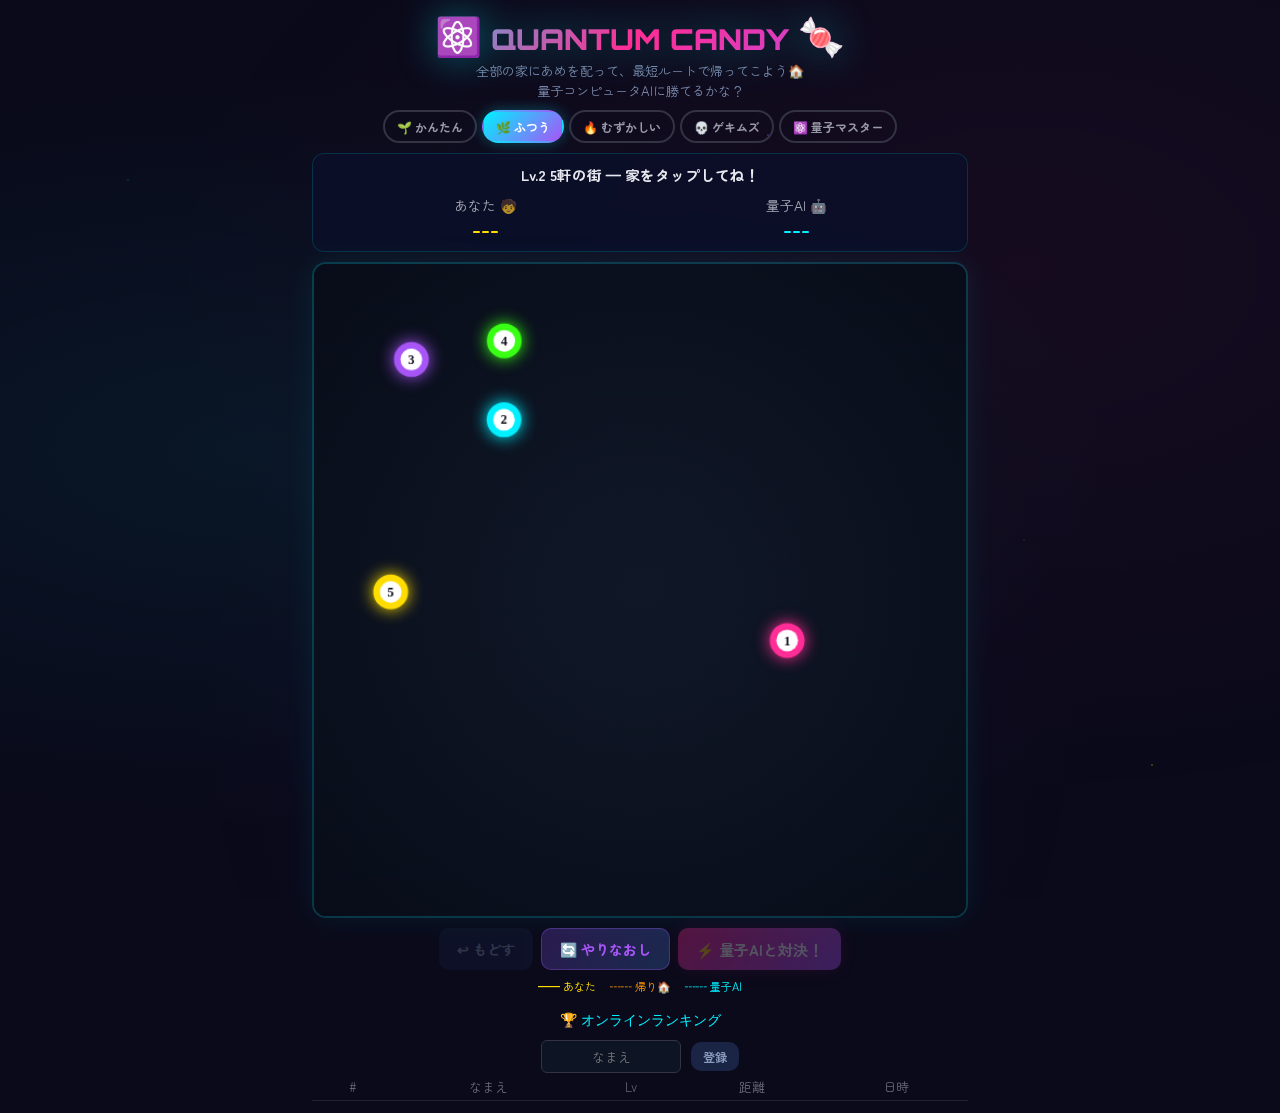
<file: index.html>
<!DOCTYPE html>
<html lang="ja">
<head>
<meta charset="UTF-8">
<meta name="viewport" content="width=device-width, initial-scale=1.0">
<title>量子あめ配達員 ⚛️🍬</title>
<link rel="preconnect" href="https://fonts.googleapis.com">
<link href="https://fonts.googleapis.com/css2?family=Zen+Maru+Gothic:wght@400;700;900&family=Orbitron:wght@600;900&display=swap" rel="stylesheet">
<style>
:root {
  --cyan:#00f0ff;--pink:#ff2d95;--purple:#a855f7;--green:#39ff14;
  --gold:#ffdd00;--orange:#ff9800;--bg:#0a0a1a;--panel:rgba(10,15,40,0.88);
}
*{box-sizing:border-box;margin:0;padding:0}
body{font-family:'Zen Maru Gothic',sans-serif;background:var(--bg);color:#e8e8f0;overflow-x:hidden;min-height:100vh}

/* BG */
.bg{position:fixed;inset:0;z-index:0;pointer-events:none;
  background:radial-gradient(ellipse at 20% 50%,rgba(0,240,255,.06) 0%,transparent 60%),
  radial-gradient(ellipse at 80% 30%,rgba(255,45,149,.05) 0%,transparent 60%),
  radial-gradient(ellipse at 50% 80%,rgba(168,85,247,.04) 0%,transparent 50%)}
.bg::before{content:'';position:absolute;inset:0;
  background-image:radial-gradient(1px 1px at 10% 20%,rgba(0,240,255,.4),transparent),
  radial-gradient(1px 1px at 30% 70%,rgba(255,45,149,.3),transparent),
  radial-gradient(1.5px 1.5px at 60% 15%,rgba(168,85,247,.5),transparent),
  radial-gradient(1px 1px at 80% 60%,rgba(57,255,20,.3),transparent),
  radial-gradient(1.5px 1.5px at 90% 85%,rgba(255,221,0,.4),transparent);
  animation:twinkle 4s ease-in-out infinite alternate}
@keyframes twinkle{0%{opacity:.4}100%{opacity:1}}

.app{position:relative;z-index:1;max-width:680px;margin:0 auto;padding:12px;text-align:center}

/* Title */
.title{font-family:'Orbitron',monospace;font-size:clamp(1.2em,5vw,1.8em);font-weight:900;
  background:linear-gradient(135deg,var(--cyan),var(--pink),var(--purple));
  -webkit-background-clip:text;-webkit-text-fill-color:transparent;background-clip:text;
  filter:drop-shadow(0 0 20px rgba(0,240,255,.4));margin-bottom:2px}
.te{font-size:1.3em;-webkit-text-fill-color:initial}
.sub{font-size:.82em;color:#7888aa;margin-bottom:10px;line-height:1.5}

/* Levels */
.lvl-bar{display:flex;gap:5px;justify-content:center;margin-bottom:10px;flex-wrap:wrap}
.lvl{font-family:'Zen Maru Gothic';font-weight:700;font-size:12px;padding:6px 12px;
  border:2px solid #334;border-radius:20px;background:transparent;color:#99a;cursor:pointer;transition:.25s}
.lvl:hover{border-color:var(--cyan);color:var(--cyan)}
.lvl.on{background:linear-gradient(135deg,var(--cyan),var(--purple));color:#fff;
  border-color:transparent;box-shadow:0 0 14px rgba(0,240,255,.3)}

/* Panel */
.panel{background:var(--panel);border:1px solid rgba(0,240,255,.15);border-radius:12px;
  padding:10px 16px;margin-bottom:10px;backdrop-filter:blur(8px)}
#st{font-size:.92em;min-height:1.3em;margin-bottom:6px;font-weight:700}
.sc{display:flex;justify-content:space-around;font-size:1.1em;font-weight:900}
.sy{color:var(--gold)}.sa{color:var(--cyan)}
.sl{font-weight:400;font-size:.78em;opacity:.7}

/* Canvas */
.cw{position:relative;margin:0 auto;border-radius:14px;overflow:hidden;
  border:2px solid rgba(0,240,255,.2);box-shadow:0 0 30px rgba(0,240,255,.08);max-width:100%}
canvas{display:block;width:100%;height:auto;cursor:crosshair;
  background:radial-gradient(ellipse at center,#101828,#080c18)}

/* Buttons */
.ctrls{display:flex;flex-wrap:wrap;justify-content:center;gap:8px;margin-top:10px}
.b{font-family:'Zen Maru Gothic';font-weight:700;font-size:14px;padding:10px 18px;border:none;
  border-radius:10px;cursor:pointer;transition:.2s}
.b:active:not(:disabled){transform:scale(.96)}.b:disabled{opacity:.3;cursor:not-allowed}
.bu{background:#1a2444;color:#8899bb}.bu:hover:not(:disabled){background:#253060}
.br{background:linear-gradient(135deg,#2a1a4e,#1a2a4e);color:var(--purple);border:1px solid rgba(168,85,247,.3)}
.bf{background:linear-gradient(135deg,var(--pink),var(--purple));color:#fff;
  box-shadow:0 0 20px rgba(255,45,149,.3);font-size:15px}
.bf:hover:not(:disabled){box-shadow:0 0 30px rgba(255,45,149,.5);filter:brightness(1.1)}

/* Legend */
.leg{margin-top:8px;font-size:11px;display:flex;justify-content:center;gap:14px;flex-wrap:wrap}

/* Ranking */
.rank-sec{margin-top:16px}
.rank-title{font-family:'Orbitron';font-size:14px;color:var(--cyan);margin-bottom:6px}
.rank-table{width:100%;border-collapse:collapse;font-size:13px}
.rank-table th{color:#667;font-weight:400;padding:4px 8px;border-bottom:1px solid #223}
.rank-table td{padding:5px 8px;border-bottom:1px solid #1a1a30}
.rank-table tr.me td{color:var(--gold);font-weight:700}
.rank-input{margin-top:10px}
.rank-input input{background:#0d1525;color:var(--cyan);border:1px solid #334;border-radius:6px;
  padding:6px 10px;font-family:'Zen Maru Gothic';font-size:13px;width:140px;text-align:center}
.rank-input button{margin-left:6px}

/* Overlay */
.ov{display:none;position:fixed;inset:0;z-index:100;background:rgba(0,0,0,.75);
  backdrop-filter:blur(6px);justify-content:center;align-items:center}
.ov.show{display:flex}
.ov-card{background:var(--panel);border-radius:20px;padding:28px 36px;text-align:center;
  border:2px solid rgba(0,240,255,.2);animation:pop .4s cubic-bezier(.34,1.56,.64,1)}
@keyframes pop{0%{transform:scale(.5);opacity:0}100%{transform:scale(1);opacity:1}}
.ov-emo{font-size:3.5em;margin-bottom:8px}
.ov-txt{font-size:1.3em;font-weight:900;margin-bottom:4px}
.ov-det{font-size:.85em;color:#8899aa;margin-bottom:14px}
.ov-btn{font-family:'Zen Maru Gothic';font-weight:700;padding:10px 28px;border:none;border-radius:12px;
  background:linear-gradient(135deg,var(--cyan),var(--green));color:#0a0a1a;font-size:15px;cursor:pointer}
.ov-btn:hover{filter:brightness(1.15)}

/* Loading */
.loading #st{animation:qp 1s ease-in-out infinite}
@keyframes qp{0%,100%{color:var(--cyan)}33%{color:var(--pink)}66%{color:var(--purple)}}

/* Celebration particles */
.confetti-container{position:fixed;inset:0;pointer-events:none;z-index:200}
.confetti{position:absolute;width:8px;height:8px;border-radius:50%;animation:fall linear forwards}
@keyframes fall{0%{opacity:1;transform:translateY(0) rotate(0deg)}100%{opacity:0;transform:translateY(100vh) rotate(720deg)}}

.app{touch-action:none;-webkit-user-select:none;user-select:none}
</style>
</head>
<body>
<div class="bg"></div>
<div class="app">
  <div class="title"><span class="te">⚛️</span> QUANTUM CANDY <span class="te">🍬</span></div>
  <p class="sub">全部の家にあめを配って、最短ルートで帰ってこよう🏠<br>量子コンピュータAIに勝てるかな？</p>

  <div class="lvl-bar" id="lvlBar"></div>

  <div class="panel" id="mainPanel">
    <div id="st">レベルを選んでスタート！</div>
    <div class="sc">
      <div><span class="sl">あなた 🧒</span><br><span class="sy" id="ps">---</span></div>
      <div><span class="sl">量子AI 🤖</span><br><span class="sa" id="as">---</span></div>
    </div>
  </div>

  <div class="cw"><canvas id="c" width="600" height="600"></canvas></div>

  <div class="ctrls">
    <button class="b bu" id="ubtn" onclick="undo()" disabled>↩ もどす</button>
    <button class="b br" onclick="resetLv()">🔄 やりなおし</button>
    <button class="b bf" id="fbtn" onclick="fight()" disabled>⚡ 量子AIと対決！</button>
  </div>

  <div class="leg">
    <span style="color:var(--gold)">━━ あなた</span>
    <span style="color:var(--orange)">┅┅ 帰り🏠</span>
    <span style="color:var(--cyan)">┅┅ 量子AI</span>
  </div>

  <!-- Ranking -->
  <div class="rank-sec">
    <div class="rank-title">🏆 オンラインランキング</div>
    <div class="rank-input">
      <input id="nameIn" placeholder="なまえ" maxlength="12">
      <button class="b bu" onclick="saveName()" style="padding:6px 12px;font-size:12px">登録</button>
    </div>
    <table class="rank-table" id="rankTable">
      <thead><tr><th>#</th><th>なまえ</th><th>Lv</th><th>距離</th><th>日時</th></tr></thead>
      <tbody id="rankBody"></tbody>
    </table>
  </div>
</div>

<!-- Result overlay -->
<div class="ov" id="ov">
  <div class="ov-card">
    <div class="ov-emo" id="oE"></div>
    <div class="ov-txt" id="oT"></div>
    <div class="ov-det" id="oD"></div>
    <button class="ov-btn" id="oB" onclick="nextAct()">つぎへ</button>
  </div>
</div>
<div class="confetti-container" id="confetti"></div>

<script>
// ==================== LEVELS ====================
const LEVELS = [
  { name:"🌱 かんたん", houses:4, shots:50, T_num:1000 },
  { name:"🌿 ふつう",   houses:5, shots:80, T_num:2000 },
  { name:"🔥 むずかしい",houses:6, shots:100,T_num:3000 },
  { name:"💀 ゲキムズ", houses:7, shots:120,T_num:5000 },
  { name:"⚛️ 量子マスター",houses:8,shots:150,T_num:6000 },
];
let curLv=1, houses=[], pPath=[], aiPathD=null, ended=false, playerName='';

const cv=document.getElementById('c'), cx=cv.getContext('2d');
const stE=document.getElementById('st'), psE=document.getElementById('ps'), asE=document.getElementById('as');
const fbtn=document.getElementById('fbtn'), ubtn=document.getElementById('ubtn');

// Build level buttons
const lb=document.getElementById('lvlBar');
LEVELS.forEach((l,i)=>{const b=document.createElement('button');b.className='lvl'+(i===curLv?' on':'');
  b.textContent=l.name;b.onclick=()=>selLv(i);lb.appendChild(b)});

function selLv(i){curLv=i;document.querySelectorAll('.lvl').forEach((b,j)=>b.classList.toggle('on',j===i));initGame()}
function resetLv(){initGame()}

// ==================== GAME ====================
function initGame(){
  const lv=LEVELS[curLv];houses=[];pPath=[];aiPathD=null;ended=false;
  fbtn.disabled=true;ubtn.disabled=true;
  stE.textContent=`Lv.${curLv+1} ${lv.houses}軒の街 — 家をタップしてね！`;
  document.getElementById('mainPanel').classList.remove('loading');
  psE.textContent='---';asE.textContent='---';
  const N=lv.houses,minD=Math.max(60,360/N);
  for(let i=0;i<N;i++){let a=0,h;
    do{h={x:45+Math.random()*(cv.width-90),y:45+Math.random()*(cv.height-90),id:i};a++}
    while(houses.some(o=>Math.hypot(o.x-h.x,o.y-h.y)<minD)&&a<300);houses.push(h)}
  animFrame=null;draw()
}

// ==================== DRAW ====================
let animFrame=null, routeAnimProg=0;

function draw(){
  cx.clearRect(0,0,cv.width,cv.height);
  // Grid
  cx.strokeStyle='rgba(0,240,255,.04)';cx.lineWidth=.5;
  for(let x=0;x<cv.width;x+=40){cx.beginPath();cx.moveTo(x,0);cx.lineTo(x,cv.height);cx.stroke()}
  for(let y=0;y<cv.height;y+=40){cx.beginPath();cx.moveTo(0,y);cx.lineTo(cv.width,y);cx.stroke()}
  const N=houses.length;

  // Player path (solid gold)
  if(pPath.length>1){
    cx.strokeStyle='rgba(255,221,0,.8)';cx.lineWidth=3;cx.setLineDash([]);
    cx.shadowColor='#ffdd00';cx.shadowBlur=8;cx.beginPath();
    cx.moveTo(houses[pPath[0]].x,houses[pPath[0]].y);
    for(let i=1;i<pPath.length;i++) cx.lineTo(houses[pPath[i]].x,houses[pPath[i]].y);
    cx.stroke();cx.shadowBlur=0;
    // Return leg (dashed orange)
    if(pPath.length===N){
      const L=houses[pPath[N-1]],F=houses[pPath[0]];
      cx.strokeStyle='#ff9800';cx.lineWidth=2.5;cx.setLineDash([8,6]);
      cx.beginPath();cx.moveTo(L.x,L.y);cx.lineTo(F.x,F.y);cx.stroke();cx.setLineDash([]);
      // Arrow
      const ang=Math.atan2(F.y-L.y,F.x-L.x),mx=(L.x+F.x)/2,my=(L.y+F.y)/2;
      cx.fillStyle='#ff9800';cx.beginPath();
      cx.moveTo(mx+10*Math.cos(ang),my+10*Math.sin(ang));
      cx.lineTo(mx-6*Math.cos(ang-.5),my-6*Math.sin(ang-.5));
      cx.lineTo(mx-6*Math.cos(ang+.5),my-6*Math.sin(ang+.5));
      cx.closePath();cx.fill();
      cx.font='12px sans-serif';cx.textAlign='center';cx.fillText('🏠帰り',mx,my-12);
    }
  }

  // AI path (animated)
  if(aiPathD){
    const pts=[];for(let i=0;i<aiPathD.length;i++)pts.push(houses[aiPathD[i]]);
    pts.push(houses[aiPathD[0]]); // close loop
    const total=pts.length-1;
    const drawN=Math.min(total, Math.floor(routeAnimProg*total)+1);
    const frac=routeAnimProg*total-Math.floor(routeAnimProg*total);

    // Glow trail
    cx.strokeStyle='rgba(0,240,255,.15)';cx.lineWidth=8;cx.setLineDash([]);
    cx.beginPath();cx.moveTo(pts[0].x,pts[0].y);
    for(let i=1;i<=drawN&&i<pts.length;i++){
      if(i===drawN&&i<pts.length){
        const px=pts[i-1],nx=pts[i];
        cx.lineTo(px.x+(nx.x-px.x)*frac,px.y+(nx.y-px.y)*frac);
      }else cx.lineTo(pts[i].x,pts[i].y);
    }
    cx.stroke();

    // Main line
    cx.strokeStyle='rgba(0,240,255,.8)';cx.lineWidth=2.5;cx.setLineDash([8,5]);
    cx.shadowColor='#00f0ff';cx.shadowBlur=10;cx.beginPath();cx.moveTo(pts[0].x,pts[0].y);
    for(let i=1;i<=drawN&&i<pts.length;i++){
      if(i===drawN&&i<pts.length){
        const px=pts[i-1],nx=pts[i];
        cx.lineTo(px.x+(nx.x-px.x)*frac,px.y+(nx.y-px.y)*frac);
      }else cx.lineTo(pts[i].x,pts[i].y);
    }
    cx.stroke();cx.setLineDash([]);cx.shadowBlur=0;

    // Animated particle along AI path
    if(routeAnimProg<1){
      const segIdx=Math.min(Math.floor(routeAnimProg*total),total-1);
      const segFrac=routeAnimProg*total-segIdx;
      const p1=pts[segIdx],p2=pts[segIdx+1]||pts[segIdx];
      const px=p1.x+(p2.x-p1.x)*segFrac, py=p1.y+(p2.y-p1.y)*segFrac;
      cx.fillStyle='#00f0ff';cx.shadowColor='#00f0ff';cx.shadowBlur=20;
      cx.beginPath();cx.arc(px,py,5,0,Math.PI*2);cx.fill();cx.shadowBlur=0;
    }
  }

  // Houses
  const cols=['#ff2d95','#00f0ff','#a855f7','#39ff14','#ffdd00','#ff6b35','#00d4aa','#f472b6'];
  houses.forEach((h,idx)=>{
    const vi=pPath.indexOf(idx);
    if(vi<0&&!ended&&pPath.length>0){cx.beginPath();cx.arc(h.x,h.y,24,0,Math.PI*2);
      cx.strokeStyle='rgba(0,240,255,.2)';cx.lineWidth=1.5;cx.stroke()}
    const col=cols[idx%cols.length];
    cx.shadowColor=col;cx.shadowBlur=vi>=0?5:15;
    cx.fillStyle=col;cx.globalAlpha=vi>=0?.6:1;
    cx.beginPath();cx.arc(h.x,h.y,16,0,Math.PI*2);cx.fill();
    cx.globalAlpha=1;cx.shadowBlur=0;
    cx.fillStyle=vi>=0?'rgba(255,255,255,.9)':'#fff';
    cx.beginPath();cx.arc(h.x,h.y,10,0,Math.PI*2);cx.fill();
    cx.fillStyle='#0a0a1a';cx.font='bold 12px "Orbitron"';cx.textAlign='center';cx.textBaseline='middle';
    cx.fillText(idx+1,h.x,h.y+1);
    if(vi>=0){cx.fillStyle='rgba(255,221,0,.9)';cx.font='700 10px "Zen Maru Gothic"';
      cx.fillText(`${vi+1}番`,h.x,h.y+26)}
  });

  // Start house highlight
  if(pPath.length>0){
    const s=houses[pPath[0]];
    cx.strokeStyle='rgba(255,153,0,.6)';cx.lineWidth=2;cx.setLineDash([4,3]);
    cx.beginPath();cx.arc(s.x,s.y,20,0,Math.PI*2);cx.stroke();cx.setLineDash([]);
    cx.fillStyle='rgba(255,153,0,.8)';cx.font='9px sans-serif';cx.fillText('START',s.x,s.y-22);
  }
}

// ==================== DISTANCE ====================
function tourDist(path){
  let d=0;
  for(let i=0;i<path.length-1;i++) d+=Math.hypot(houses[path[i]].x-houses[path[i+1]].x,houses[path[i]].y-houses[path[i+1]].y);
  d+=Math.hypot(houses[path[path.length-1]].x-houses[path[0]].x,houses[path[path.length-1]].y-houses[path[0]].y);
  return Math.floor(d);
}

// ==================== INPUT ====================
cv.addEventListener('click',e=>{if(!ended)selAt(pos(e))});
cv.addEventListener('touchend',e=>{if(ended)return;e.preventDefault();
  const t=e.changedTouches[0],r=cv.getBoundingClientRect();
  selAt({x:(t.clientX-r.left)*(cv.width/r.width),y:(t.clientY-r.top)*(cv.height/r.height)})},{passive:false});
cv.addEventListener('touchstart',e=>e.preventDefault(),{passive:false});
cv.addEventListener('touchmove',e=>e.preventDefault(),{passive:false});
function pos(e){const r=cv.getBoundingClientRect();return{x:(e.clientX-r.left)*(cv.width/r.width),y:(e.clientY-r.top)*(cv.height/r.height)}}

function selAt(p){
  let bi=-1,bd=35;
  houses.forEach((h,i)=>{if(pPath.includes(i))return;const d=Math.hypot(h.x-p.x,h.y-p.y);if(d<bd){bd=d;bi=i}});
  if(bi>=0){
    pPath.push(bi);ubtn.disabled=false;draw();
    const rem=houses.length-pPath.length;
    if(rem>1)stE.textContent=`あと${rem}軒！`;
    else if(rem===1)stE.textContent='あと1軒！ 最後に選んだら🏠に帰るよ';
    else finishP();
  }
}
function undo(){if(!pPath.length||ended)return;pPath.pop();ubtn.disabled=!pPath.length;fbtn.disabled=true;
  psE.textContent='---';stE.textContent=pPath.length?`あと${houses.length-pPath.length}軒！`:'家をタップしてね！';draw()}
function finishP(){
  const d=tourDist(pPath);psE.textContent=d;
  stE.textContent=`🏠 帰還完了！ 総距離: ${d} — 量子AIと勝負しよう！`;fbtn.disabled=false;ubtn.disabled=true}

// ==================== FIGHT ====================
async function fight(){
  if(ended)return;ended=true;fbtn.disabled=true;ubtn.disabled=true;
  stE.textContent='⚛️ 量子アニーリング中...';document.getElementById('mainPanel').classList.add('loading');
  const lv=LEVELS[curLv];
  try{
    const res=await fetch('/api/solve_tsp',{method:'POST',headers:{'Content-Type':'application/json'},
      body:JSON.stringify({houses,shots:lv.shots,T_num:lv.T_num})});
    if(!res.ok){const e=await res.json().catch(()=>({}));throw new Error(e.error||`Error ${res.status}`)}
    const data=await res.json();
    if(!data.path||!Array.isArray(data.path))throw new Error('不正な応答');
    aiPathD=data.path;
    const aiDist=tourDist(data.path);asE.textContent=aiDist;
    document.getElementById('mainPanel').classList.remove('loading');
    // Animate AI route
    routeAnimProg=0;
    const animStart=Date.now(),animDur=1500;
    function animLoop(){
      routeAnimProg=Math.min(1,(Date.now()-animStart)/animDur);
      draw();
      if(routeAnimProg<1)requestAnimationFrame(animLoop);
      else{const pD=parseInt(psE.textContent);showResult(pD,aiDist)}
    }
    animLoop();
  }catch(e){console.error(e);document.getElementById('mainPanel').classList.remove('loading');
    stE.textContent=`⚠️ ${e.message}`;ended=false;fbtn.disabled=false}
}

// ==================== RESULT ====================
function showResult(pD,aiD){
  const oE=document.getElementById('oE'),oT=document.getElementById('oT'),
    oD=document.getElementById('oD'),oB=document.getElementById('oB');
  if(pD<aiD){oE.textContent='🎉🏆🍬';oT.textContent='きみの勝ち！';oT.style.color='#39ff14';
    oD.textContent=`きみ ${pD} vs 量子AI ${aiD}`;stE.textContent='🎉 勝利！';spawnConfetti()}
  else if(pD===aiD){oE.textContent='🤝⚡';oT.textContent='引き分け！';oT.style.color='#ffdd00';
    oD.textContent=`どちらも ${pD}`;stE.textContent='🤝 引き分け！'}
  else{oE.textContent='🤖⚛️💪';oT.textContent='量子AIの勝ち！';oT.style.color='#00f0ff';
    oD.textContent=`量子AI ${aiD} vs きみ ${pD}`;stE.textContent='🤖 量子AIの勝利！'}
  oB.textContent=pD<=aiD&&curLv<LEVELS.length-1?'🚀 次のレベルへ！':'🔄 もう一回！';
  document.getElementById('ov').classList.add('show');
  // Save to ranking
  saveScore(pD,aiD);
}
function nextAct(){document.getElementById('ov').classList.remove('show');
  const pD=parseInt(psE.textContent),aiD=parseInt(asE.textContent);
  if(pD<=aiD&&curLv<LEVELS.length-1)selLv(curLv+1);else initGame()}

// ==================== CONFETTI ====================
function spawnConfetti(){
  const c=document.getElementById('confetti');c.innerHTML='';
  const colors=['#ff2d95','#00f0ff','#a855f7','#39ff14','#ffdd00','#ff9800'];
  for(let i=0;i<60;i++){const p=document.createElement('div');p.className='confetti';
    p.style.left=Math.random()*100+'%';p.style.top=-10+'px';
    p.style.background=colors[Math.floor(Math.random()*colors.length)];
    p.style.width=p.style.height=(4+Math.random()*8)+'px';
    p.style.animationDuration=(1.5+Math.random()*2)+'s';
    p.style.animationDelay=(Math.random()*.5)+'s';
    c.appendChild(p)}
  setTimeout(()=>c.innerHTML='',4000);
}

// ==================== RANKING (localStorage) ====================
let rankings=[];
function loadRankings(){try{rankings=JSON.parse(localStorage.getItem('qc_rank')||'[]')}catch{rankings=[]}}
function saveRankings(){try{localStorage.setItem('qc_rank',JSON.stringify(rankings.slice(0,50)))}catch{}}
function loadName(){playerName=localStorage.getItem('qc_name')||'';document.getElementById('nameIn').value=playerName}
function saveName(){playerName=document.getElementById('nameIn').value.trim()||'ゲスト';
  localStorage.setItem('qc_name',playerName);renderRank()}
function saveScore(pD,aiD){
  if(!playerName)playerName=document.getElementById('nameIn').value.trim()||'ゲスト';
  const won=pD<=aiD;
  rankings.push({name:playerName,lv:curLv+1,dist:pD,aiDist:aiD,won,ts:Date.now()});
  rankings.sort((a,b)=>{if(a.lv!==b.lv)return b.lv-a.lv;return a.dist-b.dist});
  saveRankings();renderRank()}

function renderRank(){
  const tb=document.getElementById('rankBody');tb.innerHTML='';
  const top=rankings.slice(0,10);
  top.forEach((r,i)=>{
    const tr=document.createElement('tr');
    if(r.ts===rankings.find(x=>x.name===playerName&&x.lv===r.lv&&x.dist===r.dist)?.ts)tr.className='me';
    const medal=i===0?'🥇':i===1?'🥈':i===2?'🥉':(i+1);
    const dt=new Date(r.ts);const ds=`${dt.getMonth()+1}/${dt.getDate()} ${dt.getHours()}:${String(dt.getMinutes()).padStart(2,'0')}`;
    tr.innerHTML=`<td>${medal}</td><td>${esc(r.name)}</td><td>Lv.${r.lv}</td><td>${r.dist}${r.won?'✨':''}</td><td>${ds}</td>`;
    tb.appendChild(tr)});
}
function esc(s){const d=document.createElement('div');d.textContent=s;return d.innerHTML}

// ==================== INIT ====================
loadRankings();loadName();selLv(1);renderRank();
</script>
</body>
</html>
</file>
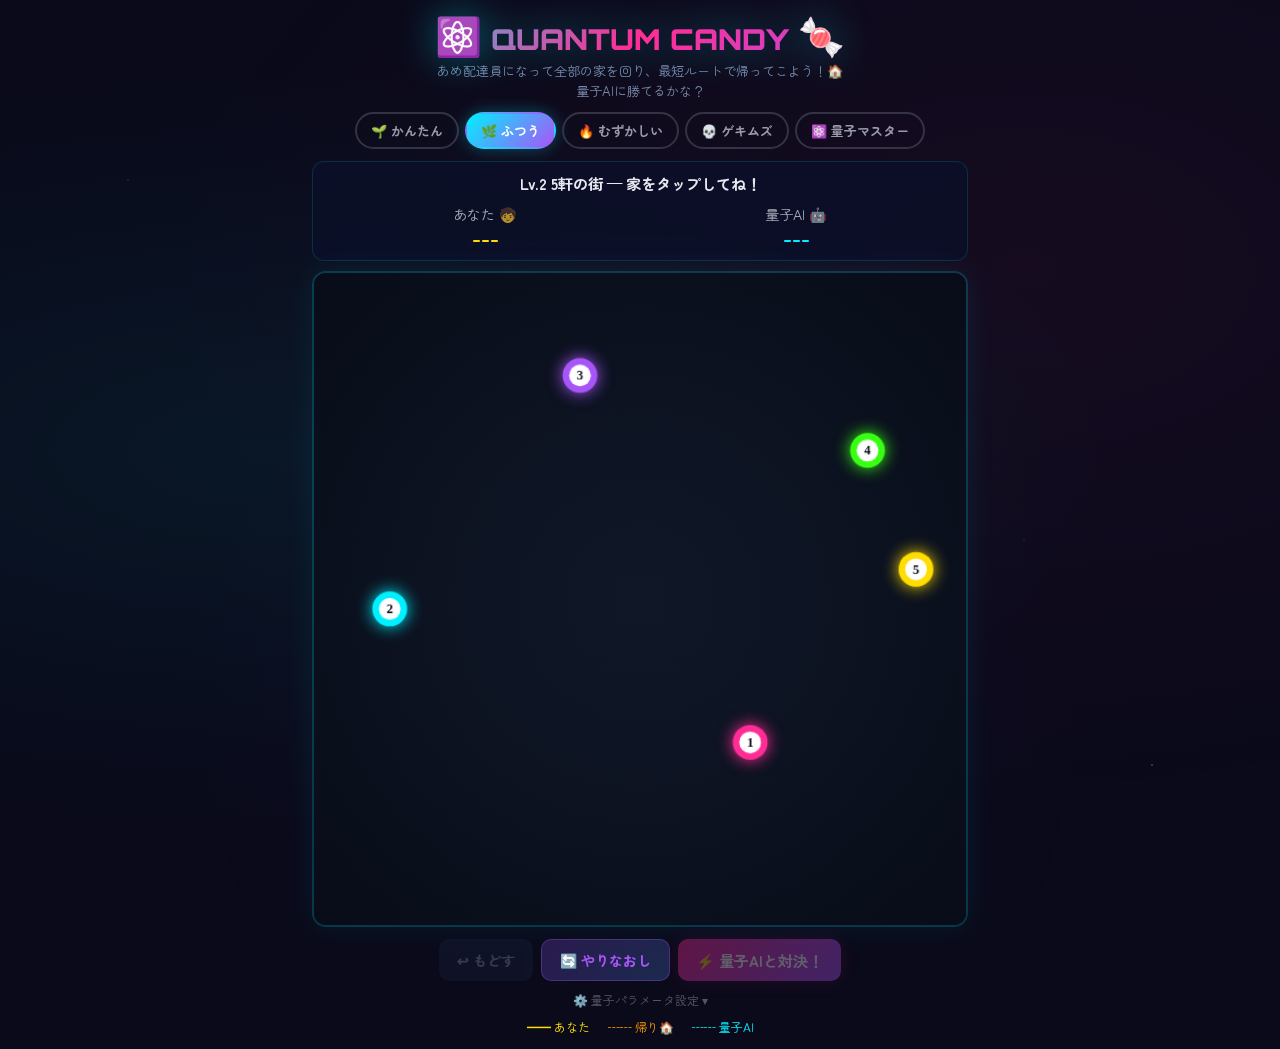
<file: public/index.html>
<!DOCTYPE html>
<html lang="ja">
<head>
<meta charset="UTF-8">
<meta name="viewport" content="width=device-width, initial-scale=1.0">
<title>量子あめ配達員 ⚛️🍬</title>
<link rel="preconnect" href="https://fonts.googleapis.com">
<link href="https://fonts.googleapis.com/css2?family=Zen+Maru+Gothic:wght@400;700;900&family=Orbitron:wght@600;900&display=swap" rel="stylesheet">
<style>
:root {
  --quantum-cyan: #00f0ff;
  --quantum-pink: #ff2d95;
  --quantum-purple: #a855f7;
  --quantum-green: #39ff14;
  --bg-deep: #0a0a1a;
  --bg-panel: rgba(10, 15, 40, 0.85);
  --player-color: #ffdd00;
  --ai-color: #00f0ff;
}
* { box-sizing: border-box; margin: 0; padding: 0; }
body {
  font-family: 'Zen Maru Gothic', sans-serif;
  background: var(--bg-deep);
  color: #e8e8f0;
  overflow-x: hidden;
  min-height: 100vh;
}

/* Animated quantum background */
.bg-particles {
  position: fixed; inset: 0; z-index: 0; pointer-events: none;
  background:
    radial-gradient(ellipse at 20% 50%, rgba(0,240,255,0.06) 0%, transparent 60%),
    radial-gradient(ellipse at 80% 30%, rgba(255,45,149,0.05) 0%, transparent 60%),
    radial-gradient(ellipse at 50% 80%, rgba(168,85,247,0.04) 0%, transparent 50%);
}
.bg-particles::before {
  content: ''; position: absolute; inset: 0;
  background-image:
    radial-gradient(1px 1px at 10% 20%, rgba(0,240,255,0.4), transparent),
    radial-gradient(1px 1px at 30% 70%, rgba(255,45,149,0.3), transparent),
    radial-gradient(1.5px 1.5px at 60% 15%, rgba(168,85,247,0.5), transparent),
    radial-gradient(1px 1px at 80% 60%, rgba(57,255,20,0.3), transparent),
    radial-gradient(1px 1px at 45% 45%, rgba(0,240,255,0.3), transparent),
    radial-gradient(1.5px 1.5px at 90% 85%, rgba(255,221,0,0.4), transparent);
  animation: twinkle 4s ease-in-out infinite alternate;
}
@keyframes twinkle { 0%{opacity:.5} 100%{opacity:1} }

.app { position: relative; z-index: 1; max-width: 680px; margin: 0 auto; padding: 12px; text-align: center; }

/* Title */
.title {
  font-family: 'Orbitron', monospace;
  font-size: 1.8em; font-weight: 900;
  background: linear-gradient(135deg, var(--quantum-cyan), var(--quantum-pink), var(--quantum-purple));
  -webkit-background-clip: text; -webkit-text-fill-color: transparent;
  background-clip: text;
  filter: drop-shadow(0 0 20px rgba(0,240,255,0.4));
  margin-bottom: 2px;
}
.title-emoji { font-size: 1.3em; -webkit-text-fill-color: initial; }
.subtitle { font-size: 0.82em; color: #7888aa; margin-bottom: 12px; line-height: 1.5; }

/* Level selector */
.level-bar {
  display: flex; gap: 6px; justify-content: center; margin-bottom: 12px; flex-wrap: wrap;
}
.level-btn {
  font-family: 'Zen Maru Gothic'; font-weight: 700; font-size: 13px;
  padding: 7px 14px; border: 2px solid #334; border-radius: 20px;
  background: transparent; color: #99a; cursor: pointer;
  transition: all 0.25s;
}
.level-btn:hover { border-color: var(--quantum-cyan); color: var(--quantum-cyan); }
.level-btn.active {
  background: linear-gradient(135deg, var(--quantum-cyan), var(--quantum-purple));
  color: #fff; border-color: transparent;
  box-shadow: 0 0 16px rgba(0,240,255,0.3);
}

/* Info panel */
.info-panel {
  background: var(--bg-panel);
  border: 1px solid rgba(0,240,255,0.15);
  border-radius: 12px; padding: 10px 16px; margin-bottom: 10px;
  backdrop-filter: blur(8px);
}
#status {
  font-size: 0.95em; min-height: 1.3em; margin-bottom: 6px;
  font-weight: 700;
}
.scores {
  display: flex; justify-content: space-around; font-size: 1.1em; font-weight: 900;
}
.score-you { color: var(--player-color); }
.score-ai { color: var(--ai-color); }
.score-label { font-weight: 400; font-size: 0.8em; opacity: 0.7; }

/* Canvas */
.canvas-wrap {
  position: relative; margin: 0 auto; border-radius: 14px; overflow: hidden;
  border: 2px solid rgba(0,240,255,0.2);
  box-shadow: 0 0 30px rgba(0,240,255,0.08), inset 0 0 60px rgba(0,0,0,0.3);
  max-width: 100%;
}
canvas {
  display: block; width: 100%; height: auto;
  cursor: crosshair;
  background:
    radial-gradient(ellipse at center, #101828 0%, #080c18 100%);
}

/* Buttons */
.controls { display: flex; flex-wrap: wrap; justify-content: center; gap: 8px; margin-top: 12px; }
.btn {
  font-family: 'Zen Maru Gothic'; font-weight: 700; font-size: 14px;
  padding: 10px 18px; border: none; border-radius: 10px;
  cursor: pointer; transition: all 0.2s; position: relative; overflow: hidden;
}
.btn:active:not(:disabled) { transform: scale(0.96); }
.btn:disabled { opacity: 0.35; cursor: not-allowed; }
.btn-undo { background: #1a2444; color: #8899bb; }
.btn-undo:hover:not(:disabled) { background: #253060; color: #aabbdd; }
.btn-reset {
  background: linear-gradient(135deg, #2a1a4e, #1a2a4e);
  color: var(--quantum-purple); border: 1px solid rgba(168,85,247,0.3);
}
.btn-reset:hover { background: linear-gradient(135deg, #3a2a6e, #2a3a6e); }
.btn-fight {
  background: linear-gradient(135deg, var(--quantum-pink), var(--quantum-purple));
  color: #fff;
  box-shadow: 0 0 20px rgba(255,45,149,0.3);
  font-size: 15px;
}
.btn-fight:hover:not(:disabled) {
  box-shadow: 0 0 30px rgba(255,45,149,0.5);
  filter: brightness(1.1);
}

/* SA settings panel */
.settings-toggle {
  font-size: 12px; color: #556; cursor: pointer; margin-top: 10px;
  user-select: none;
}
.settings-toggle:hover { color: var(--quantum-cyan); }
.settings-panel {
  display: none; margin-top: 8px; padding: 10px;
  background: var(--bg-panel); border-radius: 10px;
  border: 1px solid rgba(0,240,255,0.1);
}
.settings-panel.open { display: block; }
.setting-row {
  display: flex; align-items: center; justify-content: space-between;
  margin: 6px 0; font-size: 13px;
}
.setting-row label { color: #8899aa; flex: 1; text-align: left; }
.setting-row input {
  width: 80px; padding: 4px 8px; background: #0d1525; color: var(--quantum-cyan);
  border: 1px solid #334; border-radius: 6px; font-family: 'Orbitron'; font-size: 12px;
  text-align: center;
}

/* Legend */
.legend {
  margin-top: 10px; font-size: 12px; display: flex; justify-content: center; gap: 18px;
}
.leg-you { color: var(--player-color); }
.leg-ai { color: var(--ai-color); }

/* Win/lose overlay */
.result-overlay {
  display: none; position: fixed; inset: 0; z-index: 100;
  background: rgba(0,0,0,0.75); backdrop-filter: blur(6px);
  justify-content: center; align-items: center;
}
.result-overlay.show { display: flex; }
.result-card {
  background: var(--bg-panel); border-radius: 20px; padding: 30px 40px;
  text-align: center; border: 2px solid rgba(0,240,255,0.2);
  animation: popIn 0.4s cubic-bezier(0.34, 1.56, 0.64, 1);
}
@keyframes popIn { 0%{transform:scale(0.5);opacity:0} 100%{transform:scale(1);opacity:1} }
.result-emoji { font-size: 4em; margin-bottom: 10px; }
.result-text { font-size: 1.4em; font-weight: 900; margin-bottom: 6px; }
.result-detail { font-size: 0.9em; color: #8899aa; margin-bottom: 16px; }
.btn-next {
  font-family: 'Zen Maru Gothic'; font-weight: 700;
  padding: 12px 30px; border: none; border-radius: 12px;
  background: linear-gradient(135deg, var(--quantum-cyan), var(--quantum-green));
  color: #0a0a1a; font-size: 16px; cursor: pointer;
}
.btn-next:hover { filter: brightness(1.15); }

/* Loading animation */
.loading #status { animation: quantumPulse 1s ease-in-out infinite; }
@keyframes quantumPulse {
  0%,100% { color: var(--quantum-cyan); }
  33% { color: var(--quantum-pink); }
  66% { color: var(--quantum-purple); }
}

/* touch */
.app { touch-action: none; -webkit-user-select: none; user-select: none; }
</style>
</head>
<body>
<div class="bg-particles"></div>
<div class="app">
  <div class="title"><span class="title-emoji">⚛️</span> QUANTUM CANDY <span class="title-emoji">🍬</span></div>
  <p class="subtitle">あめ配達員になって全部の家を回り、最短ルートで帰ってこよう！🏠<br>量子AIに勝てるかな？</p>

  <div class="level-bar" id="levelBar"></div>

  <div class="info-panel">
    <div id="status">レベルを選んでスタート！</div>
    <div class="scores">
      <div><span class="score-label">あなた 🧒</span><br><span class="score-you" id="pScore">---</span></div>
      <div><span class="score-label">量子AI 🤖</span><br><span class="score-ai" id="aiScore">---</span></div>
    </div>
  </div>

  <div class="canvas-wrap">
    <canvas id="c" width="600" height="600"></canvas>
  </div>

  <div class="controls">
    <button class="btn btn-undo" id="undoBtn" onclick="undo()" disabled>↩ もどす</button>
    <button class="btn btn-reset" onclick="resetLevel()">🔄 やりなおし</button>
    <button class="btn btn-fight" id="fightBtn" onclick="fight()" disabled>⚡ 量子AIと対決！</button>
  </div>

  <div class="settings-toggle" onclick="toggleSettings()">⚙️ 量子パラメータ設定 ▾</div>
  <div class="settings-panel" id="settingsPanel">
    <div class="setting-row"><label>ショット数 (shots)</label><input id="cfgShots" type="number" value="100" min="10" max="1000" step="10"></div>
    <div class="setting-row"><label>温度ステップ数 (T_num)</label><input id="cfgTnum" type="number" value="5000" min="500" max="50000" step="500"></div>
    <div style="font-size:11px;color:#556;margin-top:6px;">ショット↑ T_num↑ = AIが賢くなるけど遅くなる</div>
  </div>

  <div class="legend">
    <span class="leg-you">━━ あなた</span>
    <span style="color:#ff9800">┅┅ 帰り🏠</span>
    <span class="leg-ai">┅┅ 量子AI</span>
  </div>
</div>

<!-- Result overlay -->
<div class="result-overlay" id="resultOverlay">
  <div class="result-card">
    <div class="result-emoji" id="resEmoji"></div>
    <div class="result-text" id="resText"></div>
    <div class="result-detail" id="resDetail"></div>
    <button class="btn-next" id="resBtn" onclick="nextAction()">つぎへ</button>
  </div>
</div>

<script>
// =============================================
// LEVELS
// =============================================
const LEVELS = [
  { name: "🌱 かんたん",   houses: 4,  shots: 80,  T_num: 3000,  label: "4軒" },
  { name: "🌿 ふつう",     houses: 5,  shots: 100, T_num: 5000,  label: "5軒" },
  { name: "🔥 むずかしい", houses: 6,  shots: 150, T_num: 8000,  label: "6軒" },
  { name: "💀 ゲキムズ",   houses: 7,  shots: 200, T_num: 12000, label: "7軒" },
  { name: "⚛️ 量子マスター", houses: 8, shots: 300, T_num: 20000, label: "8軒" },
];

let currentLevel = 1;
let houses = [], playerPath = [], aiPath = null, gameEnded = false;
let wins = 0, losses = 0;

const canvas = document.getElementById('c');
const ctx = canvas.getContext('2d');
const statusEl = document.getElementById('status');
const pScoreEl = document.getElementById('pScore');
const aiScoreEl = document.getElementById('aiScore');
const fightBtn = document.getElementById('fightBtn');
const undoBtn = document.getElementById('undoBtn');

// Build level buttons
const levelBar = document.getElementById('levelBar');
LEVELS.forEach((lv, i) => {
  const btn = document.createElement('button');
  btn.className = 'level-btn' + (i === currentLevel ? ' active' : '');
  btn.textContent = lv.name;
  btn.onclick = () => selectLevel(i);
  levelBar.appendChild(btn);
});

function selectLevel(i) {
  currentLevel = i;
  document.querySelectorAll('.level-btn').forEach((b,j) => b.classList.toggle('active', j===i));
  const lv = LEVELS[i];
  document.getElementById('cfgShots').value = lv.shots;
  document.getElementById('cfgTnum').value = lv.T_num;
  initGame();
}

function resetLevel() { initGame(); }

// =============================================
// GAME INIT
// =============================================
function initGame() {
  const lv = LEVELS[currentLevel];
  houses = []; playerPath = []; aiPath = null; gameEnded = false;
  fightBtn.disabled = true; undoBtn.disabled = true;
  statusEl.textContent = `Lv.${currentLevel+1} ${lv.label}の街 — 家をタップしてね！`;
  document.querySelector('.info-panel').classList.remove('loading');
  pScoreEl.textContent = "---"; aiScoreEl.textContent = "---";

  const N = lv.houses;
  const minDist = Math.max(60, 360 / N);
  for (let i = 0; i < N; i++) {
    let a = 0, h;
    do {
      h = { x: 40 + Math.random()*(canvas.width-80), y: 40 + Math.random()*(canvas.height-80), id: i };
      a++;
    } while (houses.some(o => Math.hypot(o.x-h.x, o.y-h.y) < minDist) && a < 300);
    houses.push(h);
  }
  draw();
}

// =============================================
// DRAW
// =============================================
function draw() {
  ctx.clearRect(0, 0, canvas.width, canvas.height);

  // Subtle grid
  ctx.strokeStyle = 'rgba(0, 240, 255, 0.04)';
  ctx.lineWidth = 0.5;
  for (let x = 0; x < canvas.width; x += 40) { ctx.beginPath(); ctx.moveTo(x,0); ctx.lineTo(x,canvas.height); ctx.stroke(); }
  for (let y = 0; y < canvas.height; y += 40) { ctx.beginPath(); ctx.moveTo(0,y); ctx.lineTo(canvas.width,y); ctx.stroke(); }

  const N = houses.length;

  // Player path
  if (playerPath.length > 1) {
    // 往路（実線・黄色）
    ctx.strokeStyle = 'rgba(255, 221, 0, 0.8)';
    ctx.lineWidth = 3; ctx.setLineDash([]); ctx.shadowColor = '#ffdd00'; ctx.shadowBlur = 8;
    ctx.beginPath();
    ctx.moveTo(houses[playerPath[0]].x, houses[playerPath[0]].y);
    for (let i = 1; i < playerPath.length; i++) ctx.lineTo(houses[playerPath[i]].x, houses[playerPath[i]].y);
    ctx.stroke();
    ctx.shadowBlur = 0;
    // 帰り（点線・オレンジ）: 全部選んだら最初の街に戻る線を描く
    if (playerPath.length === N) {
      const last = houses[playerPath[N-1]], first = houses[playerPath[0]];
      ctx.strokeStyle = '#ff9800'; ctx.lineWidth = 2.5; ctx.setLineDash([8,6]);
      ctx.beginPath(); ctx.moveTo(last.x, last.y); ctx.lineTo(first.x, first.y); ctx.stroke();
      ctx.setLineDash([]);
      // 帰り矢印
      const angle = Math.atan2(first.y - last.y, first.x - last.x);
      const mx = (last.x + first.x) / 2, my = (last.y + first.y) / 2;
      ctx.fillStyle = '#ff9800'; ctx.beginPath();
      ctx.moveTo(mx + 10*Math.cos(angle), my + 10*Math.sin(angle));
      ctx.lineTo(mx - 6*Math.cos(angle-0.5), my - 6*Math.sin(angle-0.5));
      ctx.lineTo(mx - 6*Math.cos(angle+0.5), my - 6*Math.sin(angle+0.5));
      ctx.closePath(); ctx.fill();
      // 🏠ラベル
      ctx.fillStyle = '#ff9800'; ctx.font = '12px sans-serif'; ctx.textAlign = 'center';
      ctx.fillText('🏠帰り', mx, my - 12);
    }
  }

  // AI path
  if (aiPath) {
    // AI往路（点線・水色）
    ctx.strokeStyle = 'rgba(0, 240, 255, 0.7)';
    ctx.lineWidth = 2.5; ctx.setLineDash([8,5]); ctx.shadowColor = '#00f0ff'; ctx.shadowBlur = 10;
    ctx.beginPath();
    ctx.moveTo(houses[aiPath[0]].x, houses[aiPath[0]].y);
    for (let i = 1; i < aiPath.length; i++) ctx.lineTo(houses[aiPath[i]].x, houses[aiPath[i]].y);
    ctx.stroke();
    // AI帰り（細い点線・水色薄め）
    const aiLast = houses[aiPath[aiPath.length-1]], aiFirst = houses[aiPath[0]];
    ctx.strokeStyle = 'rgba(0,212,255,0.5)'; ctx.lineWidth = 2; ctx.setLineDash([4,4]);
    ctx.beginPath(); ctx.moveTo(aiLast.x, aiLast.y); ctx.lineTo(aiFirst.x, aiFirst.y); ctx.stroke();
    ctx.setLineDash([]); ctx.shadowBlur = 0;
  }

  // Houses
  houses.forEach((h, idx) => {
    const vi = playerPath.indexOf(idx);
    const unvisited = vi < 0 && !gameEnded;

    // Glow for unvisited
    if (unvisited && playerPath.length > 0) {
      ctx.beginPath(); ctx.arc(h.x, h.y, 24, 0, Math.PI*2);
      ctx.strokeStyle = 'rgba(0,240,255,0.2)'; ctx.lineWidth = 1.5; ctx.stroke();
    }

    // House body — candy-colored circles
    const colors = ['#ff2d95','#00f0ff','#a855f7','#39ff14','#ffdd00','#ff6b35','#00d4aa','#f472b6'];
    const col = colors[idx % colors.length];

    // Outer glow
    ctx.shadowColor = col; ctx.shadowBlur = vi >= 0 ? 5 : 15;
    ctx.fillStyle = vi >= 0 ? col : col;
    ctx.globalAlpha = vi >= 0 ? 0.6 : 1;
    ctx.beginPath(); ctx.arc(h.x, h.y, 16, 0, Math.PI*2); ctx.fill();
    ctx.globalAlpha = 1; ctx.shadowBlur = 0;

    // Inner white circle
    ctx.fillStyle = vi >= 0 ? 'rgba(255,255,255,0.9)' : '#fff';
    ctx.beginPath(); ctx.arc(h.x, h.y, 10, 0, Math.PI*2); ctx.fill();

    // Number
    ctx.fillStyle = '#0a0a1a';
    ctx.font = 'bold 12px "Orbitron"';
    ctx.textAlign = 'center'; ctx.textBaseline = 'middle';
    ctx.fillText(idx+1, h.x, h.y+1);

    // Visit order badge
    if (vi >= 0) {
      ctx.fillStyle = 'rgba(255,221,0,0.9)';
      ctx.font = '700 10px "Zen Maru Gothic"';
      ctx.fillText(`${vi+1}番`, h.x, h.y + 26);
    }
  });
}

// =============================================
// DISTANCE
// =============================================
function tourDist(path) {
  // 巡回問題: 全ての街を回って最初の街に帰る
  let d = 0;
  for (let i = 0; i < path.length-1; i++) d += Math.hypot(houses[path[i]].x-houses[path[i+1]].x, houses[path[i]].y-houses[path[i+1]].y);
  d += Math.hypot(houses[path[path.length-1]].x-houses[path[0]].x, houses[path[path.length-1]].y-houses[path[0]].y);
  return Math.floor(d);
}

// =============================================
// INPUT
// =============================================
canvas.addEventListener('click', e => { if (!gameEnded) selectAt(pos(e)); });
canvas.addEventListener('touchend', e => {
  if (gameEnded) return; e.preventDefault();
  const t = e.changedTouches[0], r = canvas.getBoundingClientRect();
  selectAt({ x:(t.clientX-r.left)*(canvas.width/r.width), y:(t.clientY-r.top)*(canvas.height/r.height) });
}, {passive:false});
canvas.addEventListener('touchstart', e => e.preventDefault(), {passive:false});
canvas.addEventListener('touchmove', e => e.preventDefault(), {passive:false});

function pos(e) { const r=canvas.getBoundingClientRect(); return {x:(e.clientX-r.left)*(canvas.width/r.width), y:(e.clientY-r.top)*(canvas.height/r.height)}; }

function selectAt(p) {
  let bi=-1, bd=35;
  houses.forEach((h,i) => { if (playerPath.includes(i)) return; const d=Math.hypot(h.x-p.x,h.y-p.y); if(d<bd){bd=d;bi=i;} });
  if (bi >= 0) {
    playerPath.push(bi); undoBtn.disabled = false; draw();
    const rem = houses.length - playerPath.length;
    if (rem > 0) statusEl.textContent = `あと${rem}軒！ つぎの家をタップ 👆`;
    else finishPlayer();
  }
}

function undo() {
  if (!playerPath.length || gameEnded) return;
  playerPath.pop(); undoBtn.disabled = !playerPath.length; fightBtn.disabled = true;
  pScoreEl.textContent = "---";
  statusEl.textContent = playerPath.length ? `あと${houses.length-playerPath.length}軒！` : `家をタップしてね！`;
  draw();
}

function finishPlayer() {
  const d = tourDist(playerPath);
  pScoreEl.textContent = d;
  statusEl.textContent = `🏠 帰還完了！ 総距離: ${d} — 量子AIと勝負しよう！`;
  fightBtn.disabled = false; undoBtn.disabled = true;
}

// =============================================
// QUANTUM AI FIGHT
// =============================================
async function fight() {
  if (gameEnded) return;
  gameEnded = true; fightBtn.disabled = true; undoBtn.disabled = true;
  statusEl.textContent = "⚛️ 量子アニーリング中...";
  document.querySelector('.info-panel').classList.add('loading');

  const shots = parseInt(document.getElementById('cfgShots').value) || 100;
  const T_num = parseInt(document.getElementById('cfgTnum').value) || 5000;

  try {
    const res = await fetch('/api/solve_tsp', {
      method: 'POST',
      headers: {'Content-Type':'application/json'},
      body: JSON.stringify({ houses, shots, T_num })
    });
    if (!res.ok) { const e = await res.json().catch(()=>({})); throw new Error(e.error || `Error ${res.status}`); }
    const data = await res.json();
    if (!data.path || !Array.isArray(data.path)) throw new Error('不正な応答');

    aiPath = data.path;
    const aiDist = tourDist(data.path);
    aiScoreEl.textContent = aiDist;
    draw();

    document.querySelector('.info-panel').classList.remove('loading');
    const pDist = parseInt(pScoreEl.textContent);

    showResult(pDist, aiDist);
  } catch(e) {
    console.error(e);
    document.querySelector('.info-panel').classList.remove('loading');
    statusEl.textContent = `⚠️ ${e.message}`;
  }
}

function showResult(pDist, aiDist) {
  const overlay = document.getElementById('resultOverlay');
  const emoji = document.getElementById('resEmoji');
  const text = document.getElementById('resText');
  const detail = document.getElementById('resDetail');

  if (pDist < aiDist) {
    wins++;
    emoji.textContent = '🎉🏆🍬';
    text.textContent = 'きみの勝ち！';
    text.style.color = '#39ff14';
    detail.textContent = `きみ ${pDist} vs 量子AI ${aiDist}`;
    statusEl.textContent = '🎉 勝利！';
  } else if (pDist === aiDist) {
    emoji.textContent = '🤝⚡';
    text.textContent = '引き分け！';
    text.style.color = '#ffdd00';
    detail.textContent = `どちらも ${pDist}`;
    statusEl.textContent = '🤝 引き分け！';
  } else {
    losses++;
    emoji.textContent = '🤖⚛️💪';
    text.textContent = '量子AIの勝ち！';
    text.style.color = '#00f0ff';
    detail.textContent = `量子AI ${aiDist} vs きみ ${pDist}`;
    statusEl.textContent = '🤖 量子AIの勝利！';
  }

  const nextLvl = currentLevel < LEVELS.length - 1;
  document.getElementById('resBtn').textContent = pDist <= aiDist && nextLvl ? '🚀 次のレベルへ！' : '🔄 もう一回！';
  overlay.classList.add('show');
}

// Fix: use string directly since CSS var() doesn't work in JS
document.getElementById('resText') && (function(){
  const style = document.getElementById('resText').style;
  // Will be set dynamically in showResult
})();

function nextAction() {
  document.getElementById('resultOverlay').classList.remove('show');
  const pDist = parseInt(pScoreEl.textContent);
  const aiDist = parseInt(aiScoreEl.textContent);
  if (pDist <= aiDist && currentLevel < LEVELS.length - 1) {
    selectLevel(currentLevel + 1);
  } else {
    initGame();
  }
}

function toggleSettings() {
  document.getElementById('settingsPanel').classList.toggle('open');
}

// Start
selectLevel(1);
</script>
</body>
</html>
</file>
